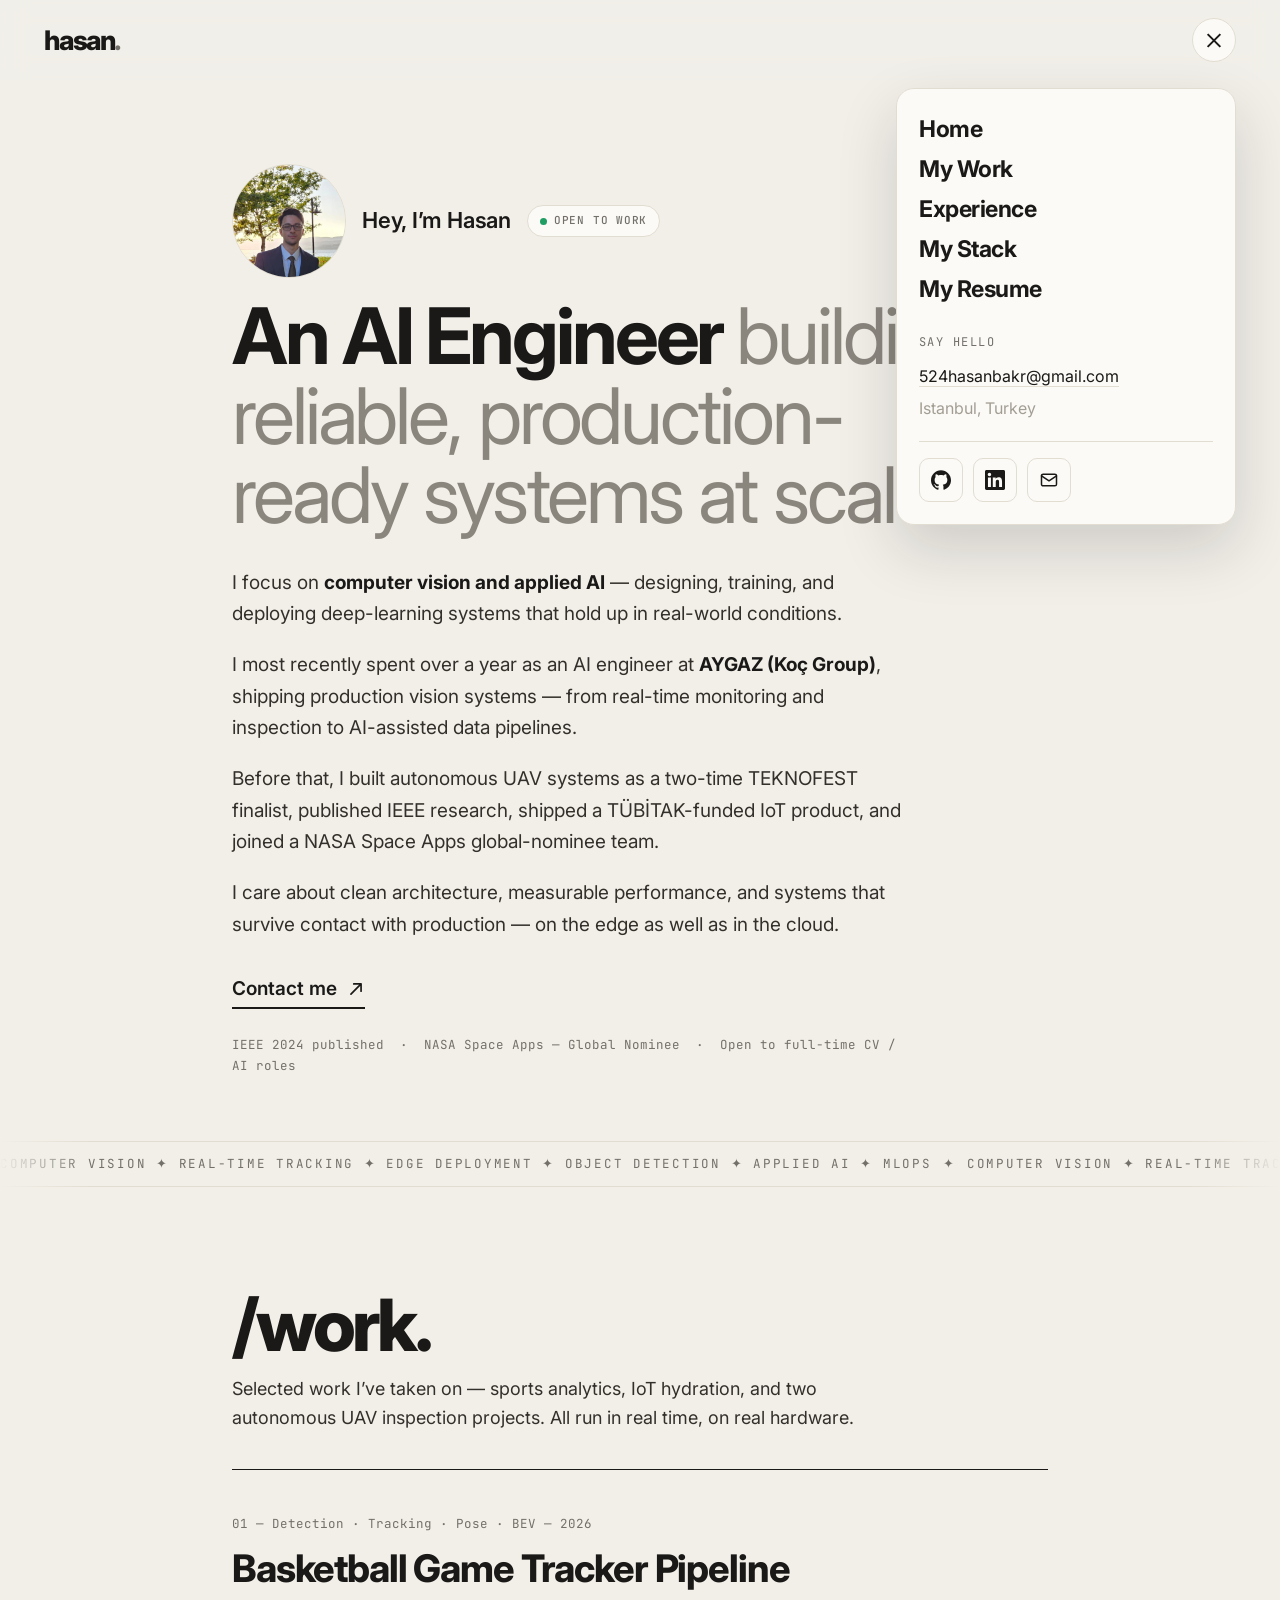
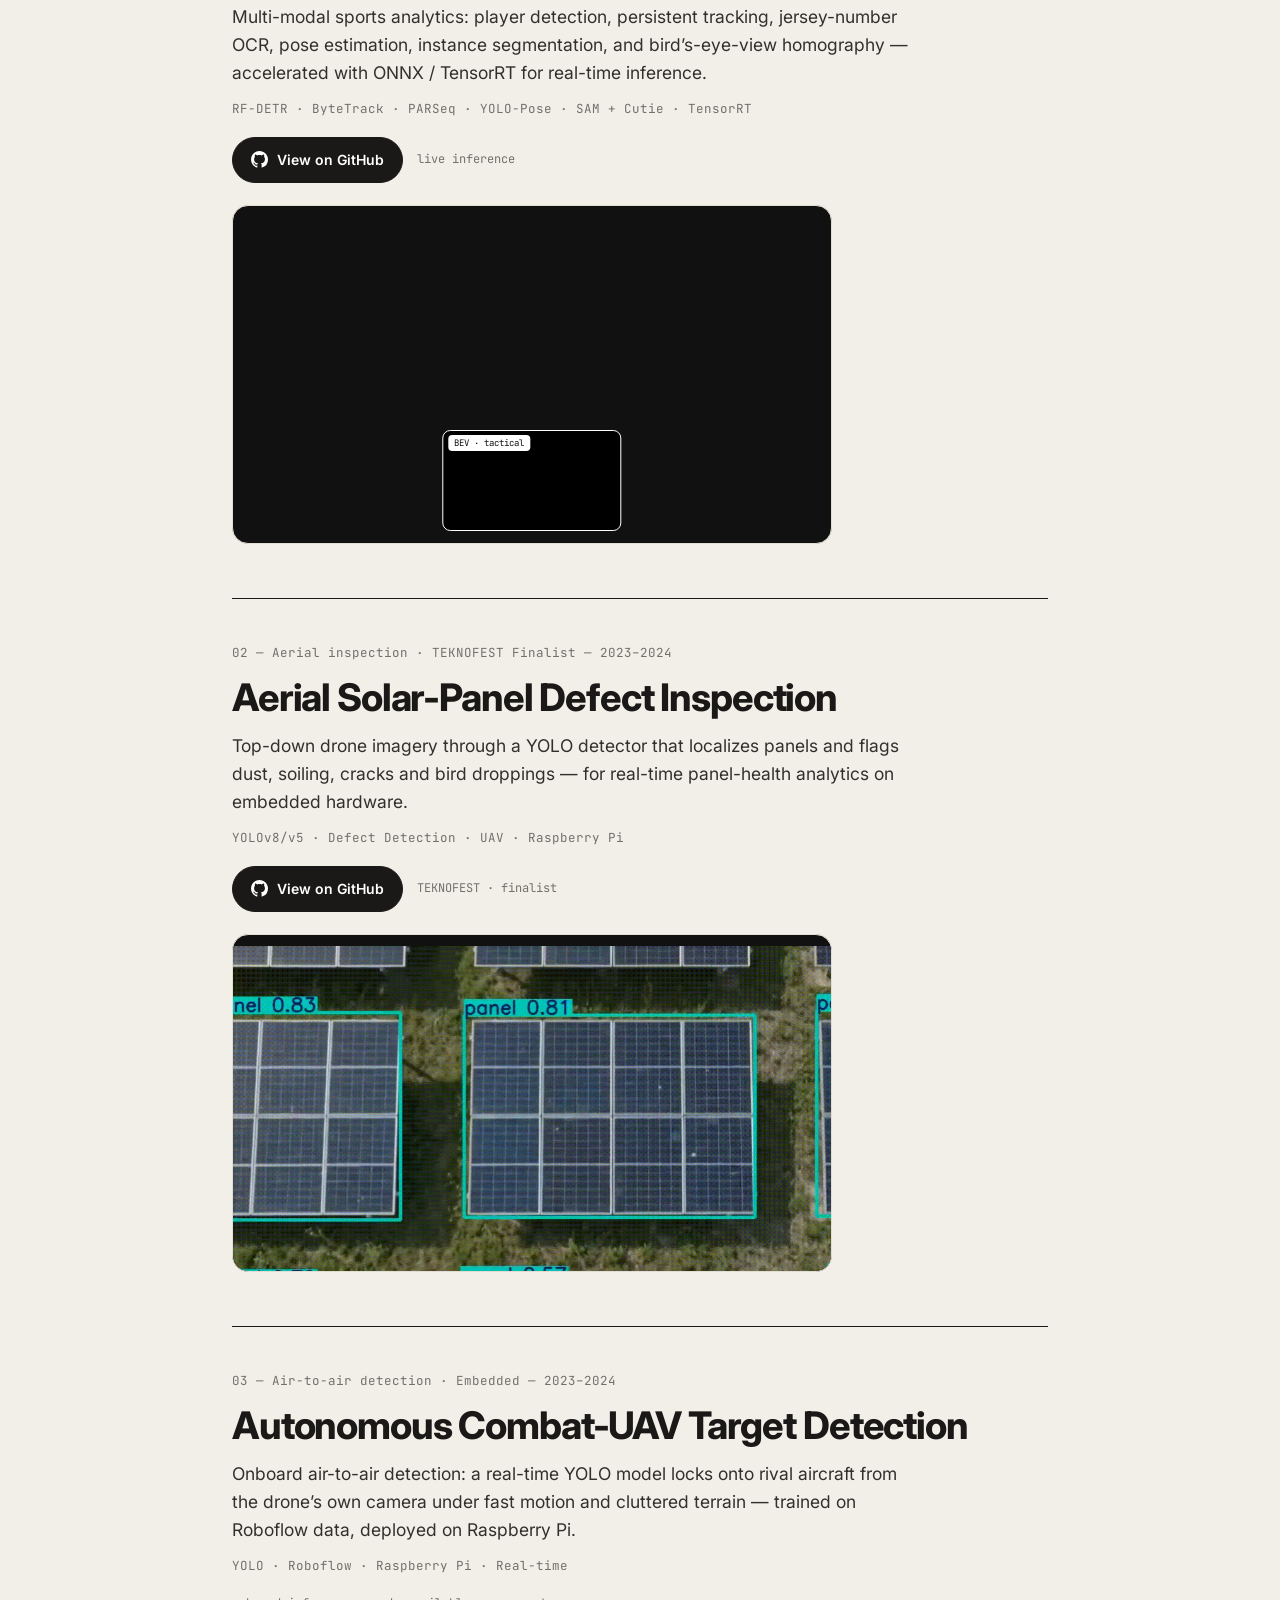
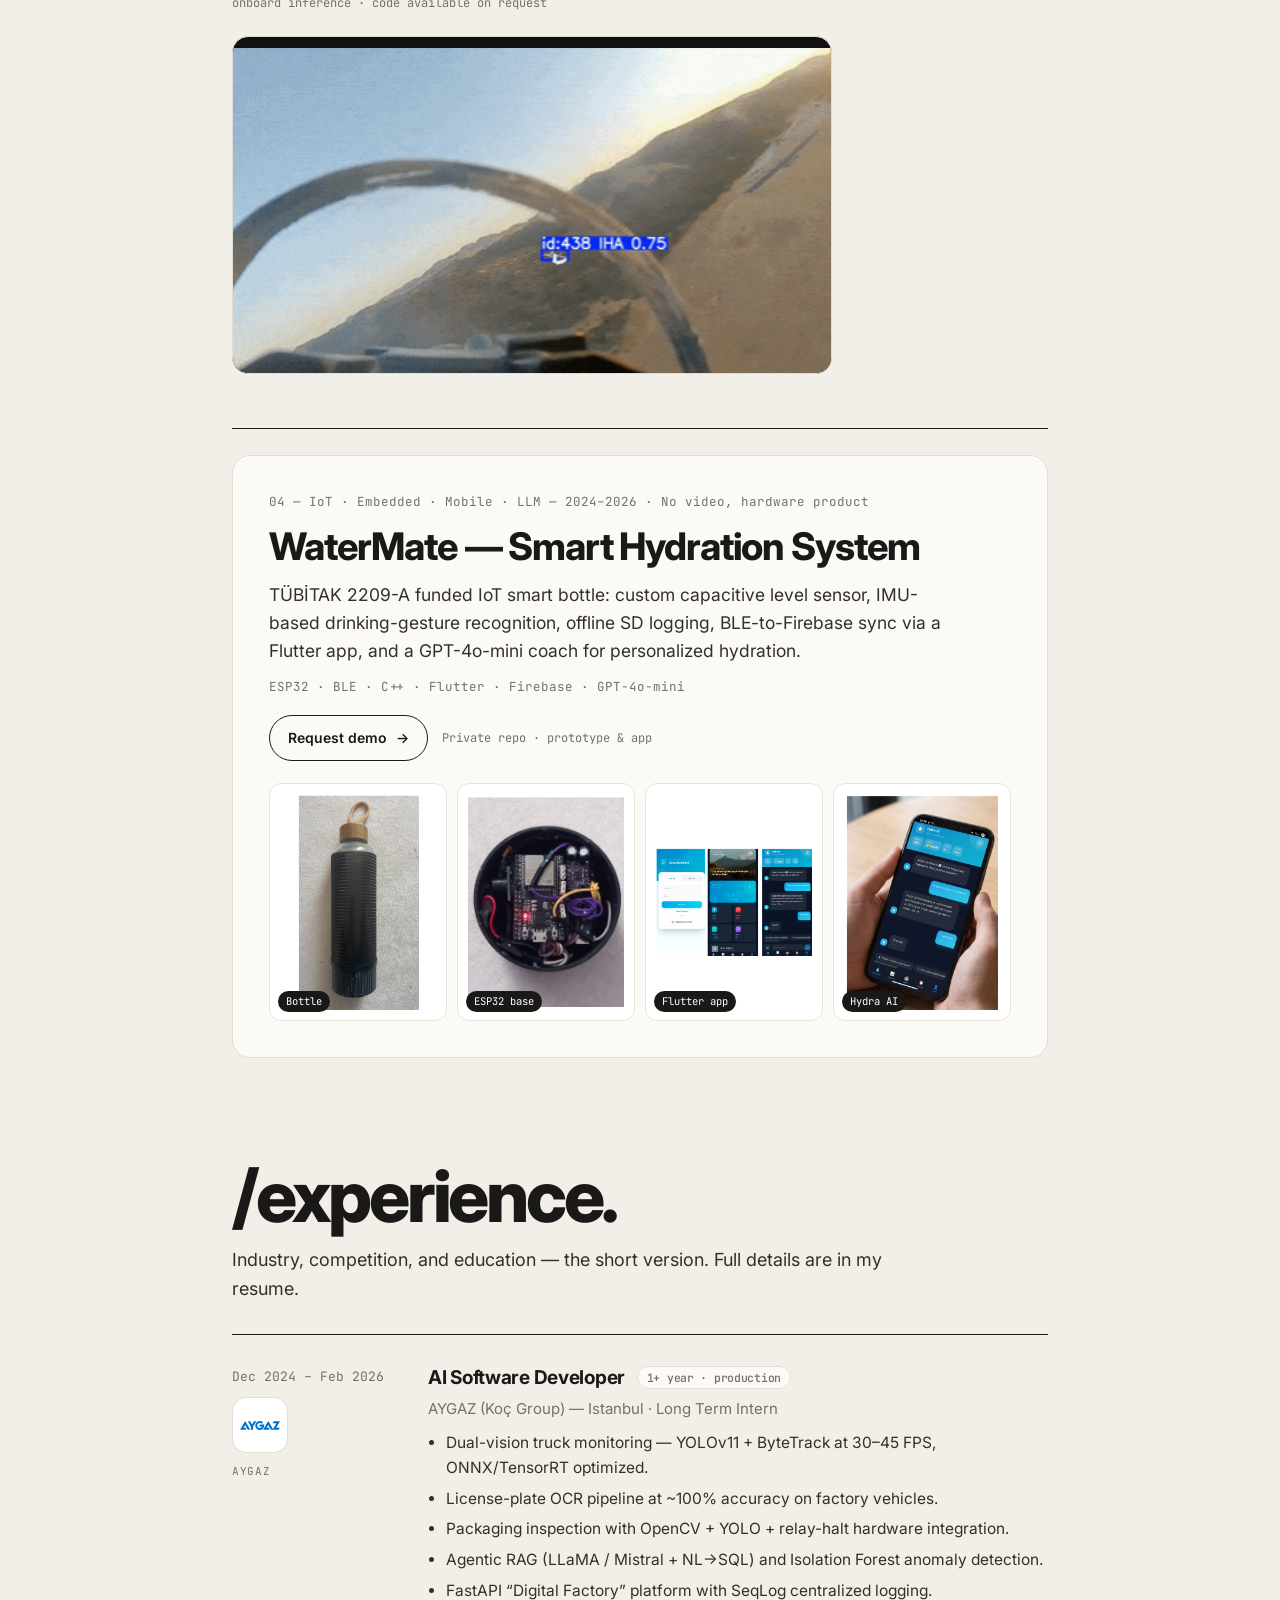
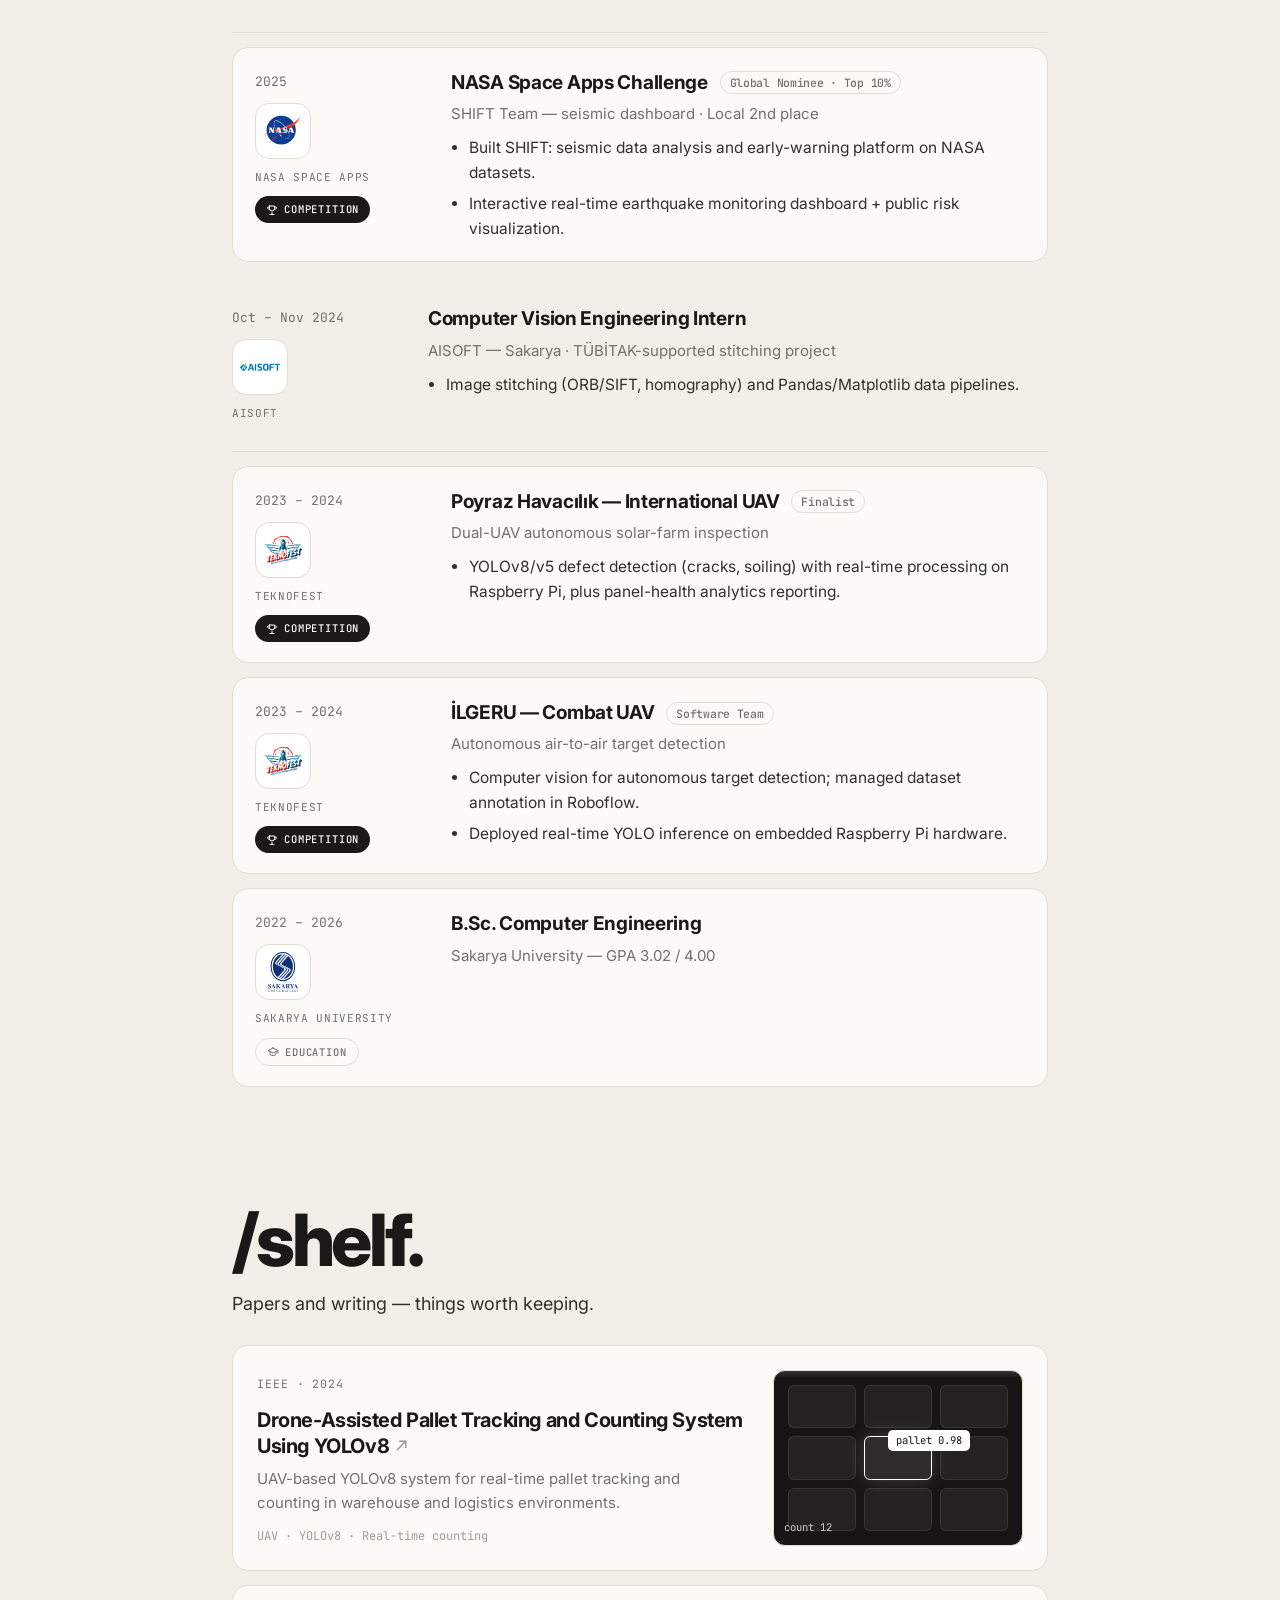
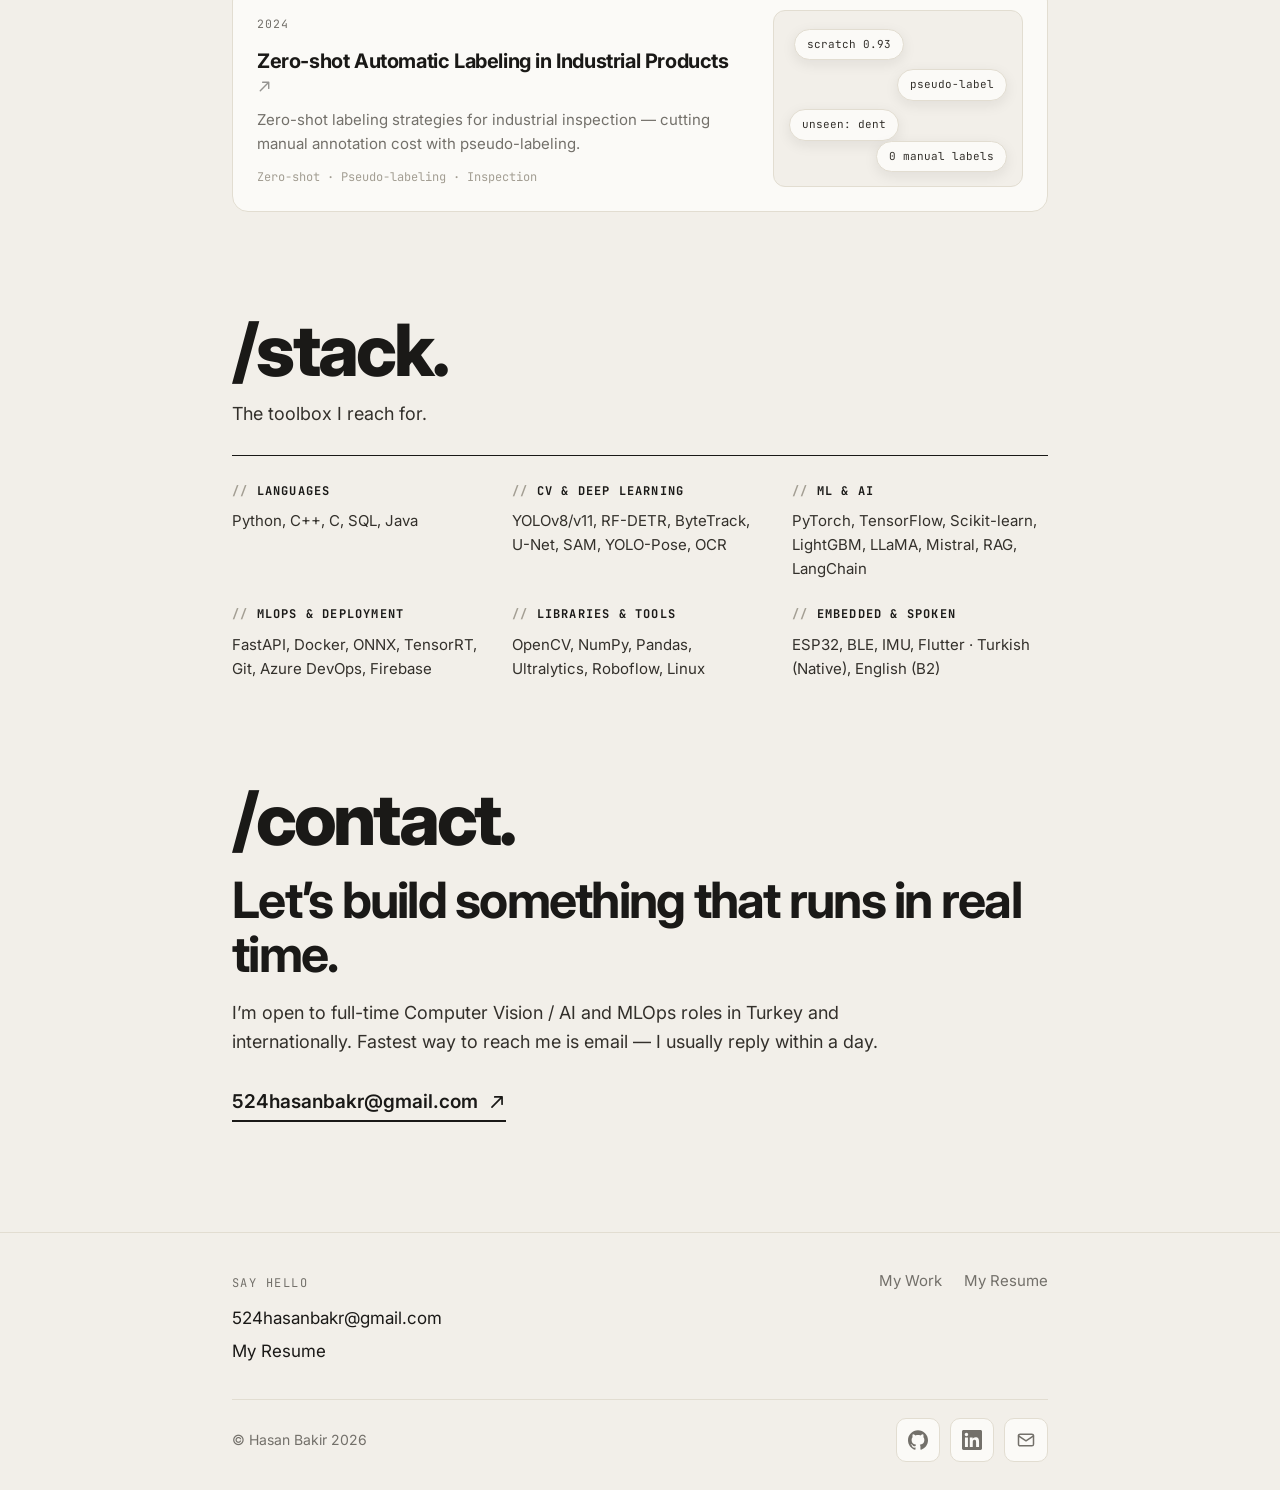
<file: index.html>
<!DOCTYPE html>
<html lang="en">
<head>
<meta charset="utf-8">
<meta name="viewport" content="width=device-width, initial-scale=1">
<title>hasan-bakir</title>
<meta name="description" content="Hasan Bakir is an AI Engineer building reliable, production-ready computer vision and applied AI systems at scale.">
<link rel="icon" href="data:image/svg+xml,%3Csvg xmlns='http://www.w3.org/2000/svg' viewBox='0 0 100 100'%3E%3Crect width='100' height='100' rx='24' fill='%231A1917'/%3E%3Ctext x='50' y='70' font-family='Arial,sans-serif' font-size='52' font-weight='800' fill='%23F2EFE9' text-anchor='middle'%3Eh.%3C/text%3E%3C/svg%3E">
<link rel="preconnect" href="https://fonts.googleapis.com">
<link rel="preconnect" href="https://fonts.gstatic.com" crossorigin>
<link href="https://fonts.googleapis.com/css2?family=Inter:wght@400;500;600;700;800&family=JetBrains+Mono:wght@400;500&display=swap" rel="stylesheet">
<link rel="stylesheet" href="./style.css?v=9">
</head>
<body class="menu-open">
<div class="progress" aria-hidden="true"></div>

<a class="skip" href="#main">Skip to content</a>

<header class="site-header">
  <a class="logo" href="#top" aria-label="Logo, go to homepage.">hasan</a>
  <button class="menu-toggle" type="button" aria-label="Close contact menu" aria-controls="contact-menu" aria-expanded="true">
    <span></span><span></span>
  </button>
  <nav id="contact-menu" class="menu" aria-label="Contact menu" aria-hidden="false">
    <ul class="menu-nav">
      <li><a href="#top">Home</a></li>
      <li><a href="#work">My Work</a></li>
      <li><a href="#experience">Experience</a></li>
      <li><a href="#stack">My Stack</a></li>
      <li><a href="media/Hasan-Bakir-CV.pdf" target="_blank" rel="noopener">My Resume</a></li>
    </ul>
    <div class="menu-contact">
      <span class="say-hello">Say Hello</span>
      <ul>
        <li><a href="mailto:524hasanbakr@gmail.com">524hasanbakr@gmail.com</a></li>
        <li><span class="muted">Istanbul, Turkey</span></li>
      </ul>
    </div>
    <ul class="menu-social">
      <li><a href="https://github.com/hasan-bakr" target="_blank" rel="noopener" aria-label="Hasan on GitHub"><svg viewBox="0 0 24 24" aria-hidden="true"><path fill="currentColor" d="M12 .297c-6.63 0-12 5.373-12 12 0 5.303 3.438 9.8 8.205 11.385.6.113.82-.258.82-.577 0-.285-.01-1.04-.015-2.04-3.338.724-4.042-1.61-4.042-1.61C4.422 18.07 3.633 17.7 3.633 17.7c-1.087-.744.084-.729.084-.729 1.205.084 1.838 1.236 1.838 1.236 1.07 1.835 2.809 1.305 3.495.998.108-.776.417-1.305.76-1.605-2.665-.3-5.466-1.332-5.466-5.93 0-1.31.465-2.38 1.235-3.22-.135-.303-.54-1.523.105-3.176 0 0 1.005-.322 3.3 1.23.96-.267 1.98-.399 3-.405 1.02.006 2.04.138 3 .405 2.28-1.552 3.285-1.23 3.285-1.23.645 1.653.24 2.873.12 3.176.765.84 1.23 1.91 1.23 3.22 0 4.61-2.805 5.625-5.475 5.92.42.36.81 1.096.81 2.22 0 1.606-.015 2.896-.015 3.286 0 .315.21.69.825.57C20.565 22.092 24 17.592 24 12.297c0-6.627-5.373-12-12-12"/></svg></a></li>
      <li><a href="https://linkedin.com/in/hasan-bakir" target="_blank" rel="noopener" aria-label="Hasan on LinkedIn"><svg viewBox="0 0 24 24" aria-hidden="true"><path fill="currentColor" d="M20.447 20.452h-3.554v-5.569c0-1.328-.027-3.037-1.852-3.037-1.853 0-2.136 1.445-2.136 2.939v5.667H9.351V9h3.414v1.561h.046c.477-.9 1.637-1.85 3.37-1.85 3.601 0 4.267 2.37 4.267 5.455v6.286zM5.337 7.433c-1.144 0-2.063-.926-2.063-2.065 0-1.138.92-2.063 2.063-2.063 1.14 0 2.064.925 2.064 2.063 0 1.139-.925 2.065-2.064 2.065zm1.782 13.019H3.555V9h3.564v11.452zM22.225 0H1.771C.792 0 0 .774 0 1.729v20.542C0 23.227.792 24 1.771 24h20.451C23.2 24 24 23.227 24 22.271V1.729C24 .774 23.2 0 22.222 0h.003z"/></svg></a></li>
      <li><a href="mailto:524hasanbakr@gmail.com" aria-label="Email Hasan"><svg viewBox="0 0 24 24" aria-hidden="true" fill="none" stroke="currentColor" stroke-width="1.8" stroke-linecap="round" stroke-linejoin="round"><rect x="3" y="5" width="18" height="14" rx="2"/><path d="m3 7 9 6 9-6"/></svg></a></li>
    </ul>
  </nav>
</header>

<main id="main" class="page" data-route-kind="home" tabindex="-1">

  <!-- HOME / INTRO — staged entrance: who → claim → proof → invitation -->
  <div id="top" class="content hero">
    <p class="eyebrow rise" style="--d:.05s"><img class="avatar" src="media/profile.jpg" alt="Portrait of Hasan Bakir" loading="eager"> Hey, I&rsquo;m Hasan <span class="status"><i></i>Open to work</span></p>
    <h1 class="lead rise" style="--d:.18s">An AI Engineer <span>building reliable, production-ready systems at scale.</span></h1>
    <div class="body">
      <p class="rise" style="--d:.32s">I focus on <strong>computer vision and applied AI</strong> &mdash; designing, training, and deploying deep-learning systems that hold up in real-world conditions.</p>
      <p class="rise" style="--d:.42s">I most recently spent over a year as an AI engineer at <strong>AYGAZ (Ko&ccedil; Group)</strong>, shipping production vision systems &mdash; from real-time monitoring and inspection to AI-assisted data pipelines.</p>
      <p class="rise" style="--d:.52s">Before that, I built autonomous UAV systems as a two-time TEKNOFEST finalist, published IEEE research, shipped a T&Uuml;B&#304;TAK-funded IoT product, and joined a NASA Space Apps global-nominee team.</p>
      <p class="contact-copy rise" style="--d:.62s">I care about clean architecture, measurable performance, and systems that survive contact with production &mdash; on the edge as well as in the cloud.</p>
      <a class="contact-link rise magnetic" href="#contact" style="--d:.72s">Contact me
        <svg viewBox="0 0 16 16" aria-hidden="true"><path d="M3.5 12.5 12.5 3.5M6 3.5h6.5V10" fill="none" stroke="currentColor" stroke-width="1.5" stroke-linecap="round" stroke-linejoin="round"/></svg>
      </a>
      <p class="hero-badges rise" style="--d:.82s">IEEE 2024 published &nbsp;&middot;&nbsp; NASA Space Apps &mdash; Global Nominee &nbsp;&middot;&nbsp; Open to full-time CV / AI roles</p>
    </div>
  </div>

  <!-- TICKER — the through-line of the story: what I do, on repeat -->
  <div class="ticker rise" style="--d:.9s" aria-hidden="true">
    <div class="ticker-track">
      <span>Computer Vision ✦ Real-time Tracking ✦ Edge Deployment ✦ Object Detection ✦ Applied AI ✦ MLOps</span>
      <span>Computer Vision ✦ Real-time Tracking ✦ Edge Deployment ✦ Object Detection ✦ Applied AI ✦ MLOps</span>
      <span>Computer Vision ✦ Real-time Tracking ✦ Edge Deployment ✦ Object Detection ✦ Applied AI ✦ MLOps</span>
      <span>Computer Vision ✦ Real-time Tracking ✦ Edge Deployment ✦ Object Detection ✦ Applied AI ✦ MLOps</span>
    </div>
  </div>

  <!-- WORK -->
  <section id="work" class="content narrow-section" data-reveal>
    <h2 class="route-title">/work.</h2>
    <p class="route-sub">Selected work I&rsquo;ve taken on &mdash; sports analytics, IoT hydration, and two autonomous UAV inspection projects. All run in real time, on real hardware.</p>

    <div class="work-list">
      <article class="work">
        <p class="work-meta">01 &mdash; Detection &middot; Tracking &middot; Pose &middot; BEV &mdash; 2026</p>
        <h3>Basketball Game Tracker Pipeline</h3>
        <p class="work-desc">Multi-modal sports analytics: player detection, persistent tracking, jersey-number OCR, pose estimation, instance segmentation, and bird&rsquo;s-eye-view homography &mdash; accelerated with ONNX / TensorRT for real-time inference.</p>
        <p class="work-stack">RF-DETR &middot; ByteTrack &middot; PARSeq &middot; YOLO-Pose &middot; SAM + Cutie &middot; TensorRT</p>
        <div class="work-actions">
          <a class="gh-btn" href="https://github.com/hasan-bakr/Basketball-Game-Tracker" target="_blank" rel="noopener">
            <svg viewBox="0 0 16 16" aria-hidden="true"><path fill="currentColor" d="M8 0C3.58 0 0 3.58 0 8c0 3.54 2.29 6.53 5.47 7.59.4.07.55-.17.55-.38 0-.19-.01-.82-.01-1.49-2.01.37-2.53-.49-2.69-.94-.09-.23-.48-.94-.82-1.13-.28-.15-.68-.52-.01-.53.63-.01 1.08.58 1.23.82.72 1.21 1.87.87 2.33.66.07-.52.28-.87.51-1.07-1.78-.2-3.64-.89-3.64-3.95 0-.87.31-1.59.82-2.15-.08-.2-.36-1.02.08-2.12 0 0 .67-.21 2.2.82.64-.18 1.32-.27 2-.27s1.36.09 2 .27c1.53-1.04 2.2-.82 2.2-.82.44 1.1.16 1.92.08 2.12.51.56.82 1.27.82 2.15 0 3.07-1.87 3.75-3.65 3.95.29.25.54.73.54 1.48 0 1.07-.01 1.93-.01 2.2 0 .21.15.46.55.38A8.01 8.01 0 0 0 16 8c0-4.42-3.58-8-8-8Z"/></svg>
            View on GitHub
          </a>
          <span class="work-note">live inference</span>
        </div>
        <figure class="media dark media-compact" data-dual-video>
          <video data-main src="media/tracking.mp4" loop muted playsinline preload="metadata"></video>
          <div class="tactical-inset">
            <video data-tactical src="media/tactical.mp4" loop muted playsinline preload="metadata"></video>
            <span class="tactical-label">BEV &middot; tactical</span>
          </div>
        </figure>
      </article>

      <article class="work">
        <p class="work-meta">02 &mdash; Aerial inspection &middot; TEKNOFEST Finalist &mdash; 2023&ndash;2024</p>
        <h3>Aerial Solar-Panel Defect Inspection</h3>
        <p class="work-desc">Top-down drone imagery through a YOLO detector that localizes panels and flags dust, soiling, cracks and bird droppings &mdash; for real-time panel-health analytics on embedded hardware.</p>
        <p class="work-stack">YOLOv8/v5 &middot; Defect Detection &middot; UAV &middot; Raspberry Pi</p>
        <div class="work-actions">
          <a class="gh-btn" href="https://github.com/hasan-bakr/Quadcopter-Solar-Panel-Detection" target="_blank" rel="noopener">
            <svg viewBox="0 0 16 16" aria-hidden="true"><path fill="currentColor" d="M8 0C3.58 0 0 3.58 0 8c0 3.54 2.29 6.53 5.47 7.59.4.07.55-.17.55-.38 0-.19-.01-.82-.01-1.49-2.01.37-2.53-.49-2.69-.94-.09-.23-.48-.94-.82-1.13-.28-.15-.68-.52-.01-.53.63-.01 1.08.58 1.23.82.72 1.21 1.87.87 2.33.66.07-.52.28-.87.51-1.07-1.78-.2-3.64-.89-3.64-3.95 0-.87.31-1.59.82-2.15-.08-.2-.36-1.02.08-2.12 0 0 .67-.21 2.2.82.64-.18 1.32-.27 2-.27s1.36.09 2 .27c1.53-1.04 2.2-.82 2.2-.82.44 1.1.16 1.92.08 2.12.51.56.82 1.27.82 2.15 0 3.07-1.87 3.75-3.65 3.95.29.25.54.73.54 1.48 0 1.07-.01 1.93-.01 2.2 0 .21.15.46.55.38A8.01 8.01 0 0 0 16 8c0-4.42-3.58-8-8-8Z"/></svg>
            View on GitHub
          </a>
          <span class="work-note">TEKNOFEST &middot; finalist</span>
        </div>
        <figure class="media dark media-compact">
          <img src="media/solar-panel-detection.gif" alt="Drone solar-panel defect detection" loading="lazy">
        </figure>
      </article>

      <article class="work">
        <p class="work-meta">03 &mdash; Air-to-air detection &middot; Embedded &mdash; 2023&ndash;2024</p>
        <h3>Autonomous Combat-UAV Target Detection</h3>
        <p class="work-desc">Onboard air-to-air detection: a real-time YOLO model locks onto rival aircraft from the drone&rsquo;s own camera under fast motion and cluttered terrain &mdash; trained on Roboflow data, deployed on Raspberry Pi.</p>
        <p class="work-stack">YOLO &middot; Roboflow &middot; Raspberry Pi &middot; Real-time</p>
        <div class="work-actions">
          <span class="work-note">onboard inference &middot; code available on request</span>
        </div>
        <figure class="media dark media-compact">
          <img src="media/uav-combat-detection.gif" alt="Combat UAV target detection" loading="lazy">
        </figure>
      </article>

      <article class="work work--product">
        <p class="work-meta">04 &mdash; IoT &middot; Embedded &middot; Mobile &middot; LLM &mdash; 2024&ndash;2026 &middot; No video, hardware product</p>
        <h3>WaterMate &mdash; Smart Hydration System</h3>
        <p class="work-desc">T&Uuml;B&#304;TAK 2209-A funded IoT smart bottle: custom capacitive level sensor, IMU-based drinking-gesture recognition, offline SD logging, BLE-to-Firebase sync via a Flutter app, and a GPT-4o-mini coach for personalized hydration.</p>
        <p class="work-stack">ESP32 &middot; BLE &middot; C++ &middot; Flutter &middot; Firebase &middot; GPT-4o-mini</p>
        <div class="work-actions">
          <a class="gh-btn gh-btn--ghost" href="mailto:524hasanbakr@gmail.com?subject=WaterMate%20demo%20request">
            Request demo
            <span aria-hidden="true">&rarr;</span>
          </a>
          <span class="work-note">Private repo &middot; prototype &amp; app</span>
        </div>
        <div class="product-grid">
          <div class="product-cell"><img src="media/watermate-bottle.png" alt="WaterMate smart bottle" loading="lazy"><span>Bottle</span></div>
          <div class="product-cell"><img src="media/watermate-electronics.png" alt="ESP32 electronics" loading="lazy"><span>ESP32 base</span></div>
          <div class="product-cell"><img src="media/watermate-app.png" alt="Flutter app screens" loading="lazy"><span>Flutter app</span></div>
          <div class="product-cell"><img src="media/watermate-chat.png" alt="Hydra AI chat" loading="lazy"><span>Hydra AI</span></div>
        </div>
      </article>
    </div>
  </section>

  <!-- EXPERIENCE -->
  <section id="experience" class="content narrow-section" data-reveal>
    <h2 class="route-title">/experience.</h2>
    <p class="route-sub">Industry, competition, and education &mdash; the short version. Full details are in my resume.</p>
    <div class="xp-list">
      <div class="xp">
        <div class="xp-rail">
          <p class="xp-date">Dec 2024 &ndash; Feb 2026</p>
          <img class="xp-logo" src="media/logos/aygaz.svg" alt="AYGAZ logo" loading="lazy">
          <p class="xp-org-short">AYGAZ</p>
        </div>
        <div>
          <h4>AI Software Developer <em>1+ year &middot; production</em></h4>
          <p class="org">AYGAZ (Ko&ccedil; Group) &mdash; Istanbul &middot; Long Term Intern</p>
          <ul>
            <li>Dual-vision truck monitoring &mdash; YOLOv11 + ByteTrack at 30&ndash;45 FPS, ONNX/TensorRT optimized.</li>
            <li>License-plate OCR pipeline at ~100% accuracy on factory vehicles.</li>
            <li>Packaging inspection with OpenCV + YOLO + relay-halt hardware integration.</li>
            <li>Agentic RAG (LLaMA / Mistral + NL&rarr;SQL) and Isolation Forest anomaly detection.</li>
            <li>FastAPI &ldquo;Digital Factory&rdquo; platform with SeqLog centralized logging.</li>
          </ul>
        </div>
      </div>
      <div class="xp xp--comp">
        <div class="xp-rail">
          <p class="xp-date">2025</p>
          <img class="xp-logo" src="media/logos/nasa.svg" alt="NASA logo" loading="lazy">
          <p class="xp-org-short">NASA Space Apps</p>
          <p class="xp-type type-comp"><svg viewBox="0 0 24 24" aria-hidden="true" fill="none" stroke="currentColor" stroke-width="2" stroke-linecap="round" stroke-linejoin="round"><path d="M8 21h8M12 17v4M7 4h10v5a5 5 0 0 1-10 0V4zM7 6H4a1 1 0 0 0-1 1c0 2.5 2 4 4 4M17 6h3a1 1 0 0 1 1 1c0 2.5-2 4-4 4"/></svg>Competition</p>
        </div>
        <div>
          <h4>NASA Space Apps Challenge <em>Global Nominee &middot; Top 10%</em></h4>
          <p class="org">SHIFT Team &mdash; seismic dashboard &middot; Local 2nd place</p>
          <ul>
            <li>Built SHIFT: seismic data analysis and early-warning platform on NASA datasets.</li>
            <li>Interactive real-time earthquake monitoring dashboard + public risk visualization.</li>
          </ul>
        </div>
      </div>
      <div class="xp">
        <div class="xp-rail">
          <p class="xp-date">Oct &ndash; Nov 2024</p>
          <img class="xp-logo" src="media/logos/aisoft.png" alt="AISOFT logo" loading="lazy">
          <p class="xp-org-short">AISOFT</p>
        </div>
        <div>
          <h4>Computer Vision Engineering Intern</h4>
          <p class="org">AISOFT &mdash; Sakarya &middot; T&Uuml;B&#304;TAK-supported stitching project</p>
          <ul><li>Image stitching (ORB/SIFT, homography) and Pandas/Matplotlib data pipelines.</li></ul>
        </div>
      </div>
      <div class="xp xp--comp">
        <div class="xp-rail">
          <p class="xp-date">2023 &ndash; 2024</p>
          <img class="xp-logo" src="media/logos/teknofest.png" alt="TEKNOFEST logo" loading="lazy">
          <p class="xp-org-short">TEKNOFEST</p>
          <p class="xp-type type-comp"><svg viewBox="0 0 24 24" aria-hidden="true" fill="none" stroke="currentColor" stroke-width="2" stroke-linecap="round" stroke-linejoin="round"><path d="M8 21h8M12 17v4M7 4h10v5a5 5 0 0 1-10 0V4zM7 6H4a1 1 0 0 0-1 1c0 2.5 2 4 4 4M17 6h3a1 1 0 0 1 1 1c0 2.5-2 4-4 4"/></svg>Competition</p>
        </div>
        <div>
          <h4>Poyraz Havac&#305;l&#305;k &mdash; International UAV <em>Finalist</em></h4>
          <p class="org">Dual-UAV autonomous solar-farm inspection</p>
          <ul><li>YOLOv8/v5 defect detection (cracks, soiling) with real-time processing on Raspberry Pi, plus panel-health analytics reporting.</li></ul>
        </div>
      </div>
      <div class="xp xp--comp">
        <div class="xp-rail">
          <p class="xp-date">2023 &ndash; 2024</p>
          <img class="xp-logo" src="media/logos/teknofest.png" alt="TEKNOFEST logo" loading="lazy">
          <p class="xp-org-short">TEKNOFEST</p>
          <p class="xp-type type-comp"><svg viewBox="0 0 24 24" aria-hidden="true" fill="none" stroke="currentColor" stroke-width="2" stroke-linecap="round" stroke-linejoin="round"><path d="M8 21h8M12 17v4M7 4h10v5a5 5 0 0 1-10 0V4zM7 6H4a1 1 0 0 0-1 1c0 2.5 2 4 4 4M17 6h3a1 1 0 0 1 1 1c0 2.5-2 4-4 4"/></svg>Competition</p>
        </div>
        <div>
          <h4>&#304;LGERU &mdash; Combat UAV <em>Software Team</em></h4>
          <p class="org">Autonomous air-to-air target detection</p>
          <ul>
            <li>Computer vision for autonomous target detection; managed dataset annotation in Roboflow.</li>
            <li>Deployed real-time YOLO inference on embedded Raspberry Pi hardware.</li>
          </ul>
        </div>
      </div>
      <div class="xp xp--edu">
        <div class="xp-rail">
          <p class="xp-date">2022 &ndash; 2026</p>
          <img class="xp-logo" src="media/logos/sau.svg" alt="Sakarya University logo" loading="lazy">
          <p class="xp-org-short">Sakarya University</p>
          <p class="xp-type type-edu"><svg viewBox="0 0 24 24" aria-hidden="true" fill="none" stroke="currentColor" stroke-width="2" stroke-linecap="round" stroke-linejoin="round"><path d="M12 4 2 9l10 5 10-5-10-5zM6 11.5V16c0 1.5 2.7 3 6 3s6-1.5 6-3v-4.5M22 9v5"/></svg>Education</p>
        </div>
        <div>
          <h4>B.Sc. Computer Engineering</h4>
          <p class="org">Sakarya University &mdash; GPA 3.02 / 4.00</p>
        </div>
      </div>
    </div>
  </section>

  <!-- PAPERS / SHELF -->
  <section id="papers" class="content narrow-section" data-reveal>
    <h2 class="route-title">/shelf.</h2>
    <p class="route-sub">Papers and writing &mdash; things worth keeping.</p>
    <div class="papers">
      <article class="paper">
        <div class="paper-text">
          <span class="venue">IEEE &middot; 2024</span>
          <h4><a class="paper-title" href="https://scholar.google.com/scholar?q=%22Drone-Assisted+Pallet+Tracking+and+Counting+System+Using+YOLOv8%22" target="_blank" rel="noopener">Drone-Assisted Pallet Tracking and Counting System Using YOLOv8
            <svg viewBox="0 0 16 16" aria-hidden="true"><path d="M3.5 12.5 12.5 3.5M6 3.5h6.5V10" fill="none" stroke="currentColor" stroke-width="1.5" stroke-linecap="round" stroke-linejoin="round"/></svg></a></h4>
          <p>UAV-based YOLOv8 system for real-time pallet tracking and counting in warehouse and logistics environments.</p>
          <p class="paper-meta">UAV &middot; YOLOv8 &middot; Real-time counting</p>
        </div>
        <a class="overview ov-scan" href="https://scholar.google.com/scholar?q=%22Drone-Assisted+Pallet+Tracking+and+Counting+System+Using+YOLOv8%22" target="_blank" rel="noopener" aria-label="Open paper: Drone-Assisted Pallet Tracking and Counting System Using YOLOv8">
          <div class="ov-grid" aria-hidden="true"><i></i><i></i><i></i><i></i><i class="hit"></i><i></i><i></i><i></i><i></i></div>
          <div class="ov-scanline" aria-hidden="true"></div>
          <span class="ov-tag" aria-hidden="true">pallet 0.98</span>
          <span class="ov-count" aria-hidden="true">count 12</span>
          <span class="ov-open" aria-hidden="true">Open &rarr;</span>
        </a>
      </article>
      <article class="paper">
        <div class="paper-text">
          <span class="venue">2024</span>
          <h4><a class="paper-title" href="https://scholar.google.com/scholar?q=%22Zero-shot+Automatic+Labeling+in+Industrial+Products%22" target="_blank" rel="noopener">Zero-shot Automatic Labeling in Industrial Products
            <svg viewBox="0 0 16 16" aria-hidden="true"><path d="M3.5 12.5 12.5 3.5M6 3.5h6.5V10" fill="none" stroke="currentColor" stroke-width="1.5" stroke-linecap="round" stroke-linejoin="round"/></svg></a></h4>
          <p>Zero-shot labeling strategies for industrial inspection &mdash; cutting manual annotation cost with pseudo-labeling.</p>
          <p class="paper-meta">Zero-shot &middot; Pseudo-labeling &middot; Inspection</p>
        </div>
        <a class="overview ov-tags" href="https://scholar.google.com/scholar?q=%22Zero-shot+Automatic+Labeling+in+Industrial+Products%22" target="_blank" rel="noopener" aria-label="Open paper: Zero-shot Automatic Labeling in Industrial Products">
          <span class="ov-chip" aria-hidden="true">scratch 0.93</span>
          <span class="ov-chip" aria-hidden="true">pseudo-label</span>
          <span class="ov-chip" aria-hidden="true">unseen: dent</span>
          <span class="ov-chip" aria-hidden="true">0 manual labels</span>
          <span class="ov-open" aria-hidden="true">Open &rarr;</span>
        </a>
      </article>
    </div>
  </section>

  <!-- STACK -->
  <section id="stack" class="content narrow-section" data-reveal>
    <h2 class="route-title">/stack.</h2>
    <p class="route-sub">The toolbox I reach for.</p>
    <div class="stack-grid">
      <div><h5>Languages</h5><p>Python, C++, C, SQL, Java</p></div>
      <div><h5>CV &amp; Deep Learning</h5><p>YOLOv8/v11, RF-DETR, ByteTrack, U-Net, SAM, YOLO-Pose, OCR</p></div>
      <div><h5>ML &amp; AI</h5><p>PyTorch, TensorFlow, Scikit-learn, LightGBM, LLaMA, Mistral, RAG, LangChain</p></div>
      <div><h5>MLOps &amp; Deployment</h5><p>FastAPI, Docker, ONNX, TensorRT, Git, Azure DevOps, Firebase</p></div>
      <div><h5>Libraries &amp; Tools</h5><p>OpenCV, NumPy, Pandas, Ultralytics, Roboflow, Linux</p></div>
      <div><h5>Embedded &amp; Spoken</h5><p>ESP32, BLE, IMU, Flutter &middot; Turkish (Native), English (B2)</p></div>
    </div>
  </section>

  <!-- CONTACT -->
  <section id="contact" class="content narrow-section" data-reveal>
    <h2 class="route-title">/contact.</h2>
    <p class="big-cta">Let&rsquo;s build something that runs in real time.</p>
    <p class="route-sub">I&rsquo;m open to full-time Computer Vision / AI and MLOps roles in Turkey and internationally. Fastest way to reach me is email &mdash; I usually reply within a day.</p>
    <p><a class="contact-link" href="mailto:524hasanbakr@gmail.com">524hasanbakr@gmail.com
      <svg viewBox="0 0 16 16" aria-hidden="true"><path d="M3.5 12.5 12.5 3.5M6 3.5h6.5V10" fill="none" stroke="currentColor" stroke-width="1.5" stroke-linecap="round" stroke-linejoin="round"/></svg></a></p>
  </section>

  <span class="visually-hidden" role="status" aria-live="polite">You just navigated to: /</span>
</main>

<footer class="site-footer">
  <div class="footer-inner">
    <div class="footer-main">
      <div class="footer-contact">
        <span class="say-hello">Say Hello</span>
        <ul>
          <li><a href="mailto:524hasanbakr@gmail.com">524hasanbakr@gmail.com</a></li>
          <li><a href="media/Hasan-Bakir-CV.pdf" target="_blank" rel="noopener">My Resume</a></li>
        </ul>
      </div>
      <ul class="footer-nav">
        <li><a href="#work">My Work</a></li>
        <li><a href="media/Hasan-Bakir-CV.pdf" target="_blank" rel="noopener">My Resume</a></li>
      </ul>
    </div>
    <div class="footer-bottom">
      <span>&copy; Hasan Bakir <span id="year">2026</span></span>
      <ul class="social">
        <li><a href="https://github.com/hasan-bakr" target="_blank" rel="noopener" aria-label="Hasan on GitHub"><svg viewBox="0 0 24 24" aria-hidden="true"><path fill="currentColor" d="M12 .297c-6.63 0-12 5.373-12 12 0 5.303 3.438 9.8 8.205 11.385.6.113.82-.258.82-.577 0-.285-.01-1.04-.015-2.04-3.338.724-4.042-1.61-4.042-1.61C4.422 18.07 3.633 17.7 3.633 17.7c-1.087-.744.084-.729.084-.729 1.205.084 1.838 1.236 1.838 1.236 1.07 1.835 2.809 1.305 3.495.998.108-.776.417-1.305.76-1.605-2.665-.3-5.466-1.332-5.466-5.93 0-1.31.465-2.38 1.235-3.22-.135-.303-.54-1.523.105-3.176 0 0 1.005-.322 3.3 1.23.96-.267 1.98-.399 3-.405 1.02.006 2.04.138 3 .405 2.28-1.552 3.285-1.23 3.285-1.23.645 1.653.24 2.873.12 3.176.765.84 1.23 1.91 1.23 3.22 0 4.61-2.805 5.625-5.475 5.92.42.36.81 1.096.81 2.22 0 1.606-.015 2.896-.015 3.286 0 .315.21.69.825.57C20.565 22.092 24 17.592 24 12.297c0-6.627-5.373-12-12-12"/></svg></a></li>
        <li><a href="https://linkedin.com/in/hasan-bakir" target="_blank" rel="noopener" aria-label="Hasan on LinkedIn"><svg viewBox="0 0 24 24" aria-hidden="true"><path fill="currentColor" d="M20.447 20.452h-3.554v-5.569c0-1.328-.027-3.037-1.852-3.037-1.853 0-2.136 1.445-2.136 2.939v5.667H9.351V9h3.414v1.561h.046c.477-.9 1.637-1.85 3.37-1.85 3.601 0 4.267 2.37 4.267 5.455v6.286zM5.337 7.433c-1.144 0-2.063-.926-2.063-2.065 0-1.138.92-2.063 2.063-2.063 1.14 0 2.064.925 2.064 2.063 0 1.139-.925 2.065-2.064 2.065zm1.782 13.019H3.555V9h3.564v11.452zM22.225 0H1.771C.792 0 0 .774 0 1.729v20.542C0 23.227.792 24 1.771 24h20.451C23.2 24 24 23.227 24 22.271V1.729C24 .774 23.2 0 22.222 0h.003z"/></svg></a></li>
        <li><a href="mailto:524hasanbakr@gmail.com" aria-label="Email Hasan"><svg viewBox="0 0 24 24" aria-hidden="true" fill="none" stroke="currentColor" stroke-width="1.8" stroke-linecap="round" stroke-linejoin="round"><rect x="3" y="5" width="18" height="14" rx="2"/><path d="m3 7 9 6 9-6"/></svg></a></li>
      </ul>
    </div>
  </div>
</footer>

<script src="./app.js?v=3"></script>
</body>
</html>
</file>
<file: style.css>
/* olaolu.dev inspired — warm paper, huge type, minimal chrome */
:root{
  --bg:#F2EFE9;
  --bg-elev:#FBFAF7;
  --ink:#1A1917;
  --body:#33302B;
  --muted:#73706A;
  --faint:#A39E93;
  --line:#E2DDD1;
  --line-soft:#EAE5D9;
  --max:880px;
  --max-wide:1120px;
  --font:-apple-system,BlinkMacSystemFont,"Inter","SF Pro Text","Segoe UI",Helvetica,Arial,sans-serif;
  --mono:"JetBrains Mono",ui-monospace,SFMono-Regular,Menlo,monospace;
}
*{box-sizing:border-box}
html{scroll-behavior:smooth}
body{
  margin:0;background:var(--bg);color:var(--ink);
  font-family:var(--font);
  -webkit-font-smoothing:antialiased;text-rendering:optimizeLegibility;
  line-height:1.6;
}
::selection{background:var(--ink);color:var(--bg)}
a{color:inherit}
img,video{display:block;max-width:100%}
.visually-hidden{position:absolute;width:1px;height:1px;overflow:hidden;clip:rect(0 0 0 0);white-space:nowrap}
.skip{
  position:absolute;left:16px;top:-48px;z-index:200;background:var(--ink);color:#fff;
  padding:10px 16px;border-radius:8px;text-decoration:none;transition:top .2s;
}
.skip:focus{top:12px}

/* Header — olaolu: logo left, hamburger right */
.site-header{
  position:sticky;top:0;z-index:100;
  display:flex;align-items:center;justify-content:space-between;
  padding:18px clamp(20px,4vw,44px);
  background:color-mix(in srgb,var(--bg) 86%,transparent);
  backdrop-filter:blur(12px);-webkit-backdrop-filter:blur(12px);
}
.logo{
  font-weight:800;font-size:27px;letter-spacing:-.06em;text-decoration:none;
  line-height:1;position:relative;z-index:95;
}
.logo::after{content:".";color:var(--muted)}
.menu-toggle{
  width:44px;height:44px;border:1px solid var(--line);border-radius:50%;
  background:var(--bg-elev);cursor:pointer;position:relative;z-index:95;
  display:grid;place-items:center;gap:0;align-content:center;
}
.menu-toggle span{display:block;width:18px;height:2px;background:var(--ink);margin:2.5px 0;transition:transform .25s,opacity .25s}
body.menu-open .menu-toggle span:first-child{transform:translateY(3.5px) rotate(45deg)}
body.menu-open .menu-toggle span:last-child{transform:translateY(-3.5px) rotate(-45deg)}

/* Dropdown panel — compact card under the navbar, page stays visible */
.menu{
  position:fixed;top:88px;right:clamp(16px,4vw,44px);z-index:120;
  width:min(340px,calc(100vw - 32px));
  background:var(--bg-elev);border:1px solid var(--line);border-radius:18px;
  padding:22px;box-shadow:0 24px 60px rgba(26,25,23,.16);
  display:flex;flex-direction:column;gap:20px;
  opacity:0;pointer-events:none;transform:translateY(-10px) scale(.98);transform-origin:top right;
  transition:opacity .22s ease,transform .22s ease;
}
body.menu-open .menu{opacity:1;pointer-events:auto;transform:none}
.menu-nav{list-style:none;margin:0;padding:0;display:flex;flex-direction:column;gap:2px}
.menu-nav a{
  display:block;text-decoration:none;font-weight:700;letter-spacing:-.02em;
  font-size:23px;line-height:1.3;padding:4px 0;
}
.menu-nav a:hover{color:var(--muted)}
.menu-contact .say-hello,.say-hello{
  font-family:var(--mono);font-size:12px;letter-spacing:.12em;text-transform:uppercase;color:var(--muted);
}
.menu-contact ul{list-style:none;margin:10px 0 0;padding:0;display:flex;flex-direction:column;gap:6px;font-size:16px}
.menu-contact a{text-decoration:none;border-bottom:1px solid var(--line)}
.menu-social{list-style:none;margin:0;padding:16px 0 0;display:flex;gap:10px;border-top:1px solid var(--line)}
.menu-social a,.social a{
  width:44px;height:44px;border:1px solid var(--line);border-radius:10px;background:var(--bg-elev);
  display:grid;place-items:center;text-decoration:none;font-family:var(--mono);font-size:13px;font-weight:500;
}
.menu-social a:hover,.social a:hover{border-color:var(--ink)}
.menu-social a svg,.social a svg{width:20px;height:20px;display:block}

/* Page */
.page{display:block}
.content{max-width:var(--max);margin:0 auto;padding:0 clamp(20px,4vw,32px)}
.narrow-section{padding-top:clamp(56px,8vw,110px)}
.eyebrow{font-size:22px;font-weight:600;letter-spacing:-.01em;color:var(--ink);margin:clamp(48px,7vw,84px) 0 18px;display:flex;align-items:center;gap:16px;flex-wrap:wrap}
.status{
  display:inline-flex;align-items:center;gap:7px;
  font-family:var(--mono);font-size:11px;font-weight:500;letter-spacing:.07em;text-transform:uppercase;
  color:var(--muted);border:1px solid var(--line);background:var(--bg-elev);
  padding:6px 12px;border-radius:999px;white-space:nowrap;
}
.status i{width:7px;height:7px;border-radius:50%;background:#1F9D63;animation:blink 1.2s ease-in-out infinite}
@keyframes blink{0%,100%{opacity:1}50%{opacity:.15}}
.avatar{width:114px;height:114px;border-radius:50%;object-fit:cover;object-position:center;border:1px solid var(--line);background:var(--bg-elev);flex:none}
.lead{
  font-size:clamp(40px,6.6vw,78px);line-height:1.02;letter-spacing:-.04em;
  margin:0 0 32px;font-weight:700;text-wrap:balance;
}
.lead span{color:#8A867E;font-weight:400}
.body{max-width:68ch}
.body p{font-size:19px;line-height:1.65;color:var(--body);margin:0 0 20px}
.body strong{color:var(--ink)}
.contact-copy{color:var(--body)}
.contact-link{
  display:inline-flex;align-items:center;gap:10px;
  font-size:19px;font-weight:600;text-decoration:none;
  border-bottom:2px solid var(--ink);padding-bottom:3px;margin:14px 0 8px;
}
.contact-link svg{width:18px;height:18px}
.contact-link:hover{color:var(--muted);border-color:var(--muted)}
.hero-badges{font-family:var(--mono)!important;font-size:12.5px!important;color:var(--muted)!important;margin-top:18px!important}

/* Route titles like /work. */
.route-title{
  font-size:clamp(44px,7vw,72px);letter-spacing:-.045em;line-height:1;margin:0 0 14px;font-weight:800;
}
.route-sub{font-size:18px;color:var(--body);max-width:60ch;margin:0 0 8px}
.big-cta{font-size:clamp(30px,4.6vw,50px);letter-spacing:-.035em;line-height:1.08;font-weight:700;margin:18px 0}

/* Work */
.work-list{margin-top:36px;border-top:1px solid var(--ink)}
.work{padding:44px 0 54px;border-bottom:1px solid var(--ink)}
.work-meta{font-family:var(--mono);font-size:12.5px;color:var(--muted);margin:0 0 14px}
.work h3{font-size:clamp(26px,3.6vw,38px);letter-spacing:-.03em;line-height:1.08;margin:0 0 14px;font-weight:750}
.work-desc{font-size:17.5px;color:var(--body);max-width:62ch;margin:0 0 12px}
.work-stack{font-family:var(--mono);font-size:12.5px;color:var(--muted);margin:0 0 18px}
.work-actions{display:flex;align-items:center;gap:14px;flex-wrap:wrap;margin:0 0 22px}
.gh-btn{
  display:inline-flex;align-items:center;gap:9px;
  background:var(--ink);color:#fff;text-decoration:none;
  font-size:14px;font-weight:600;
  padding:11px 18px;border-radius:999px;border:1px solid var(--ink);
  transition:transform .2s,background .2s;
}
.gh-btn svg{width:17px;height:17px;flex:none}
.gh-btn:hover{background:#000;transform:translateY(-1px)}
.gh-btn--ghost{background:transparent;color:var(--ink)}
.gh-btn--ghost:hover{background:var(--ink);color:#fff}
.work-note{font-family:var(--mono);font-size:12px;color:var(--muted)}
.media{
  margin:0;background:#111;border:1px solid var(--line);border-radius:16px;overflow:hidden;position:relative;
  max-width:660px;
}
.media-compact{max-width:600px}
.media.light{background:#fff}
.media img,.media video{width:100%;height:100%;object-fit:cover;aspect-ratio:16/10}
.media-compact img,.media-compact video{aspect-ratio:16/9}
/* old slider kept for compat */
.wm-track{display:flex;width:200%;transition:transform .45s cubic-bezier(.2,.8,.2,1)}
.wm-slide{width:50%;display:grid;grid-template-columns:1fr 1fr;gap:6px;padding:8px;background:#fff}
.wm-cell{position:relative;border:1px solid #F0ECE2;border-radius:10px;overflow:hidden;background:#fff;min-height:280px}
.wm-cell img{position:absolute;inset:0;width:100%;height:100%;object-fit:contain;aspect-ratio:auto}
.wm-cell span{position:absolute;bottom:8px;left:8px;font-family:var(--mono);font-size:11px;background:var(--ink);color:#fff;padding:2px 8px;border-radius:999px}
.wm-btn{position:absolute;top:44%;width:36px;height:36px;border-radius:50%;border:1px solid var(--line);background:rgba(255,255,255,.95);cursor:pointer}
.wm-prev{left:12px}.wm-next{right:12px}
/* WaterMate — static product presentation (no video) */
.work--product{background:var(--bg-elev);border:1px solid var(--line);border-radius:18px;padding:clamp(22px,4vw,36px);margin-top:26px}
.work-list .work--product{border-bottom:1px solid var(--line)}
.product-grid{display:grid;grid-template-columns:repeat(4,1fr);gap:10px;margin-top:22px}
.product-cell{position:relative;background:#fff;border:1px solid var(--line-soft);border-radius:12px;overflow:hidden;aspect-ratio:3/4;min-height:220px}
.product-cell img{position:absolute;inset:0;width:100%;height:100%;object-fit:contain;padding:10px}
.product-cell span{position:absolute;bottom:8px;left:8px;font-family:var(--mono);font-size:10.5px;background:var(--ink);color:#fff;padding:2px 8px;border-radius:999px}
@media(max-width:760px){.product-grid{grid-template-columns:1fr 1fr}.product-cell{min-height:190px}}
.tactical-inset{position:absolute;bottom:12px;left:50%;transform:translateX(-50%);width:30%;aspect-ratio:16/9;border:1.5px solid #fff;border-radius:8px;overflow:hidden;background:#000}
.tactical-inset video{aspect-ratio:auto;position:absolute;inset:0}
.tactical-label{position:absolute;top:4px;left:5px;font-family:var(--mono);font-size:9px;background:#fff;color:#111;padding:1px 6px;border-radius:4px;z-index:2}
.media-cap{
  display:flex;justify-content:space-between;gap:12px;align-items:center;
  font-family:var(--mono);font-size:12px;color:#CFC9BC;background:#161513;
  padding:10px 14px;margin:0;
}
.media.light .media-cap{background:#fff;color:var(--muted);border-top:1px solid var(--line-soft)}
.media-cap a{color:inherit}
.muted{color:var(--faint)}

/* Experience */
.xp-list{margin-top:30px;border-top:1px solid var(--ink)}
.xp{display:grid;grid-template-columns:1fr;gap:6px;padding:28px 0;border-bottom:1px solid var(--line)}
@media(min-width:760px){.xp{grid-template-columns:170px 1fr;gap:26px}}
.xp-date{font-family:var(--mono);font-size:13px;color:var(--muted);margin:0;padding-top:4px}
.xp-rail{display:flex;flex-direction:column;gap:10px;align-items:flex-start}
.xp-logo{
  width:56px;height:56px;border-radius:14px;object-fit:contain;
  background:#fff;border:1px solid var(--line);padding:7px;flex:none;
}
.xp-org-short{font-family:var(--mono);font-size:11px;letter-spacing:.06em;text-transform:uppercase;color:var(--muted);margin:0}
@media(max-width:759px){
  .xp-rail{flex-direction:row;align-items:center;gap:12px}
  .xp-logo{width:44px;height:44px;border-radius:11px;padding:5px}
}
.xp h4{font-size:19px;letter-spacing:-.015em;margin:0 0 4px}
.xp h4 em{font-style:normal;font-family:var(--mono);font-size:11.5px;font-weight:500;color:var(--muted);border:1px solid var(--line);background:var(--bg-elev);padding:3px 9px;border-radius:999px;margin-left:8px;vertical-align:middle;white-space:nowrap}
.org{color:var(--muted);margin:0 0 10px;font-size:15px}
.xp ul{margin:0;padding-left:18px;color:var(--body);font-size:15.5px;display:flex;flex-direction:column;gap:6px;max-width:68ch}
/* Typed rows: competitions and education stand apart */
.xp--comp,.xp--edu{background:var(--bg-elev);border:1px solid var(--line);border-radius:16px;padding:20px 22px;margin:14px 0}
.xp-type{display:inline-flex;align-items:center;gap:6px;font-family:var(--mono);font-size:10.5px;font-weight:500;letter-spacing:.08em;text-transform:uppercase;padding:5px 11px;border-radius:999px;margin:0;white-space:nowrap}
.xp-type svg{width:12px;height:12px;flex:none}
.type-comp{background:var(--ink);color:#fff}
.type-edu{background:transparent;border:1px solid var(--line);color:var(--muted)}

/* Papers — text left, living overview right */
.papers{display:grid;gap:14px;margin-top:26px}
.paper{
  background:var(--bg-elev);border:1px solid var(--line);border-radius:16px;padding:24px;
  display:grid;grid-template-columns:1fr;gap:20px;
  transition:border-color .25s ease,transform .25s ease;
}
@media(min-width:760px){.paper{grid-template-columns:1fr 250px;gap:28px;align-items:stretch}}
.paper:hover{border-color:#C9C3B4}
.venue{font-family:var(--mono);font-size:11.5px;color:var(--muted);text-transform:uppercase;letter-spacing:.08em}
.paper h4{font-size:20px;letter-spacing:-.02em;line-height:1.3;margin:12px 0 8px}
.paper-title{
  color:inherit;text-decoration:none;
  background:linear-gradient(currentColor,currentColor) left bottom/0% 1.5px no-repeat;
  transition:background-size .3s ease;
}
.paper-title svg{width:15px;height:15px;vertical-align:baseline;opacity:.45;transition:opacity .25s,transform .25s}
.paper-title:hover{background-size:100% 1.5px}
.paper-title:hover svg{opacity:1;transform:translate(2px,-2px)}
.paper-text p{color:var(--muted);font-size:15px;margin:0}
.paper-meta{font-family:var(--mono)!important;font-size:12px!important;color:var(--faint)!important;margin-top:12px!important}

/* Overview panels — clickable, animated, theme-native */
.overview{
  position:relative;display:block;border-radius:12px;overflow:hidden;text-decoration:none;
  border:1px solid var(--line);min-height:190px;
  transition:transform .3s cubic-bezier(.2,.7,.2,1),border-color .25s,box-shadow .3s;
}
@media(min-width:760px){.overview{min-height:0}}
.paper:hover .overview{transform:translateY(-2px);border-color:var(--ink);box-shadow:0 14px 34px rgba(26,25,23,.14)}
.ov-open{
  position:absolute;right:10px;bottom:10px;z-index:3;
  font-family:var(--mono);font-size:11px;font-weight:500;
  background:var(--ink);color:#fff;padding:5px 11px;border-radius:999px;
  opacity:0;transform:translateY(4px);transition:opacity .25s,transform .25s;
}
.paper:hover .ov-open{opacity:1;transform:none}
/* 01 — warehouse scan (dark) */
.ov-scan{background:#161513}
.ov-grid{
  position:absolute;inset:14px;display:grid;grid-template-columns:repeat(3,1fr);
  grid-template-rows:repeat(3,1fr);gap:8px;
}
.ov-grid i{background:rgba(255,255,255,.06);border:1px solid rgba(255,255,255,.09);border-radius:6px}
.ov-grid i.hit{background:rgba(255,255,255,.1);border:1.5px solid #fff;box-shadow:0 0 18px rgba(255,255,255,.18)}
.ov-scanline{
  position:absolute;left:0;right:0;top:-15%;height:34px;
  background:linear-gradient(transparent,rgba(255,255,255,.32),transparent);
  animation:scan 3.4s linear infinite;
}
.paper:hover .ov-scanline{animation-duration:1.5s}
@keyframes scan{to{top:115%}}
.ov-tag{
  position:absolute;top:34%;left:46%;z-index:2;
  font-family:var(--mono);font-size:10.5px;background:#fff;color:#111;
  padding:2px 8px;border-radius:5px;white-space:nowrap;
}
.ov-count{
  position:absolute;left:10px;bottom:10px;
  font-family:var(--mono);font-size:10.5px;color:#CFC9BC;
}
/* 02 — zero-shot tags (light) */
.ov-tags{background:var(--bg);display:block}
.ov-chip{
  position:absolute;font-family:var(--mono);font-size:11px;white-space:nowrap;
  background:var(--bg-elev);border:1px solid var(--line);color:var(--body);
  padding:6px 12px;border-radius:999px;box-shadow:0 4px 14px rgba(26,25,23,.08);
  animation:drift 5s ease-in-out infinite;
}
.ov-chip:nth-child(1){top:10%;left:8%}
.ov-chip:nth-child(2){top:33%;right:6%;animation-delay:-1.4s;animation-duration:6s}
.ov-chip:nth-child(3){top:56%;left:6%;animation-delay:-2.6s;animation-duration:4.4s}
.ov-chip:nth-child(4){bottom:8%;right:6%;animation-delay:-3.8s;animation-duration:5.6s}
@keyframes drift{0%,100%{transform:translateY(0)}50%{transform:translateY(-7px)}}

/* Stack */
.stack-grid{display:grid;gap:24px;margin-top:26px;border-top:1px solid var(--ink);padding-top:26px}
@media(min-width:760px){.stack-grid{grid-template-columns:1fr 1fr 1fr}}
.stack-grid h5{font-family:var(--mono);font-size:12px;text-transform:uppercase;letter-spacing:.1em;margin:0 0 8px;color:var(--ink)}
.stack-grid h5::before{content:"// ";color:var(--faint)}
.stack-grid p{margin:0;color:var(--body);font-size:15px}

/* Footer — olaolu style */
.site-footer{border-top:1px solid var(--line);margin-top:clamp(60px,8vw,110px)}
.footer-inner{max-width:var(--max);margin:0 auto;padding:36px clamp(20px,4vw,32px) 28px}
.footer-main{display:flex;justify-content:space-between;gap:28px;flex-wrap:wrap;margin-bottom:34px}
.footer-contact ul{list-style:none;margin:10px 0 0;padding:0;display:flex;flex-direction:column;gap:6px;font-size:17px}
.footer-contact a{text-decoration:none}
.footer-contact a:hover{text-decoration:underline;text-underline-offset:4px}
.footer-nav{list-style:none;margin:0;padding:0;display:flex;gap:22px;align-items:flex-start;font-size:15px}
.footer-nav a{text-decoration:none;color:var(--muted)}
.footer-nav a:hover{color:var(--ink)}
.footer-bottom{border-top:1px solid var(--line);padding-top:18px;display:flex;justify-content:space-between;align-items:center;gap:16px;flex-wrap:wrap;font-size:14px;color:var(--muted)}
.social{list-style:none;margin:0;padding:0;display:flex;gap:10px}

/* Reveal */
[data-reveal]{opacity:0;transform:translateY(16px);transition:opacity .6s ease,transform .6s cubic-bezier(.2,.8,.2,1)}
[data-reveal].in{opacity:1;transform:none}
@media(prefers-reduced-motion:reduce){*{transition:none!important;animation:none!important}html{scroll-behavior:auto}[data-reveal]{opacity:1;transform:none}}

@media(max-width:640px){
  .wm-slide{grid-template-columns:1fr 1fr}
  .wm-cell{min-height:200px}
  .footer-nav{flex-wrap:wrap}
  .body p{font-size:17px}
}

/* ---------- Motion with a story ---------- */
/* 1. Journey line: thin scroll progress at the very top */
.progress{position:fixed;top:0;left:0;z-index:300;height:2px;width:100%;background:var(--ink);transform:scaleX(0);transform-origin:0 50%}

/* 2. Staged hero entrance: who → claim → proof → invitation */
.js .rise{opacity:0;transform:translateY(26px);transition:opacity .8s cubic-bezier(.2,.7,.2,1),transform .8s cubic-bezier(.2,.7,.2,1);transition-delay:var(--d,0s)}
body.loaded .rise{opacity:1;transform:none}

/* 3. Ticker: the through-line — what I do, on repeat.
   Seamless by construction: 4 identical halves, so -50% lands
   on a pixel-identical frame; edges melt instead of slicing. */
.ticker{
  border-top:1px solid var(--line);border-bottom:1px solid var(--line);overflow:hidden;
  margin-top:clamp(36px,5vw,64px);padding:12px 0;
  -webkit-mask-image:linear-gradient(90deg,transparent,#000 7%,#000 93%,transparent);
  mask-image:linear-gradient(90deg,transparent,#000 7%,#000 93%,transparent);
}
.ticker-track{display:flex;width:max-content;animation:tick 48s linear infinite;will-change:transform}
.ticker-track span{
  flex:none;font-family:var(--mono);font-size:12.5px;letter-spacing:.14em;
  text-transform:uppercase;color:var(--muted);white-space:nowrap;padding-right:.9em;
}
.ticker-track span::after{content:"✦";padding-left:.9em}
.ticker:hover .ticker-track{animation-play-state:paused}
@keyframes tick{to{transform:translateX(-50%)}}

/* 4. Menu links cascade in, like the story continuing */
.menu-nav li,.menu-contact,.menu-social{opacity:0;transform:translateY(10px);transition:opacity .3s ease,transform .3s ease}
body.menu-open .menu-nav li,body.menu-open .menu-contact,body.menu-open .menu-social{opacity:1;transform:none}
body.menu-open .menu-nav li:nth-child(1){transition-delay:.05s}
body.menu-open .menu-nav li:nth-child(2){transition-delay:.09s}
body.menu-open .menu-nav li:nth-child(3){transition-delay:.13s}
body.menu-open .menu-nav li:nth-child(4){transition-delay:.17s}
body.menu-open .menu-nav li:nth-child(5){transition-delay:.21s}
body.menu-open .menu-contact{transition-delay:.25s}
body.menu-open .menu-social{transition-delay:.29s}

/* 5. Depth: work media drifts slower than the scroll (JS sets --py) */
.media > img,.media > video[data-main]{
  transform:translateY(var(--py,0px)) scale(var(--ps,1.08));
  transition:transform .35s ease-out;
  will-change:transform;
}
.media:hover > img,.media:hover > video[data-main]{--ps:1.14}

/* 6. Invitation: magnetic controls + nudging arrow */
.magnetic{will-change:transform;transition:transform .25s cubic-bezier(.2,.7,.2,1)}
.contact-link.rise.magnetic{transition:opacity .8s cubic-bezier(.2,.7,.2,1),transform .25s cubic-bezier(.2,.7,.2,1);transition-delay:var(--d,0s),0s}
.contact-link svg{transition:transform .25s ease}
.contact-link:hover svg{transform:translate(2px,-2px)}

@media(prefers-reduced-motion:reduce){
  .js .rise{opacity:1;transform:none;transition:none}
  .ticker-track{animation:none}
  .menu-nav li,.menu-contact,.menu-social{opacity:1;transform:none;transition:none}
  .media > img,.media > video[data-main]{transform:none;transition:none}
  .ov-scanline,.ov-chip{animation:none}
  .ov-open{opacity:1;transform:none}
  .status i{animation:none}
}
</file>
